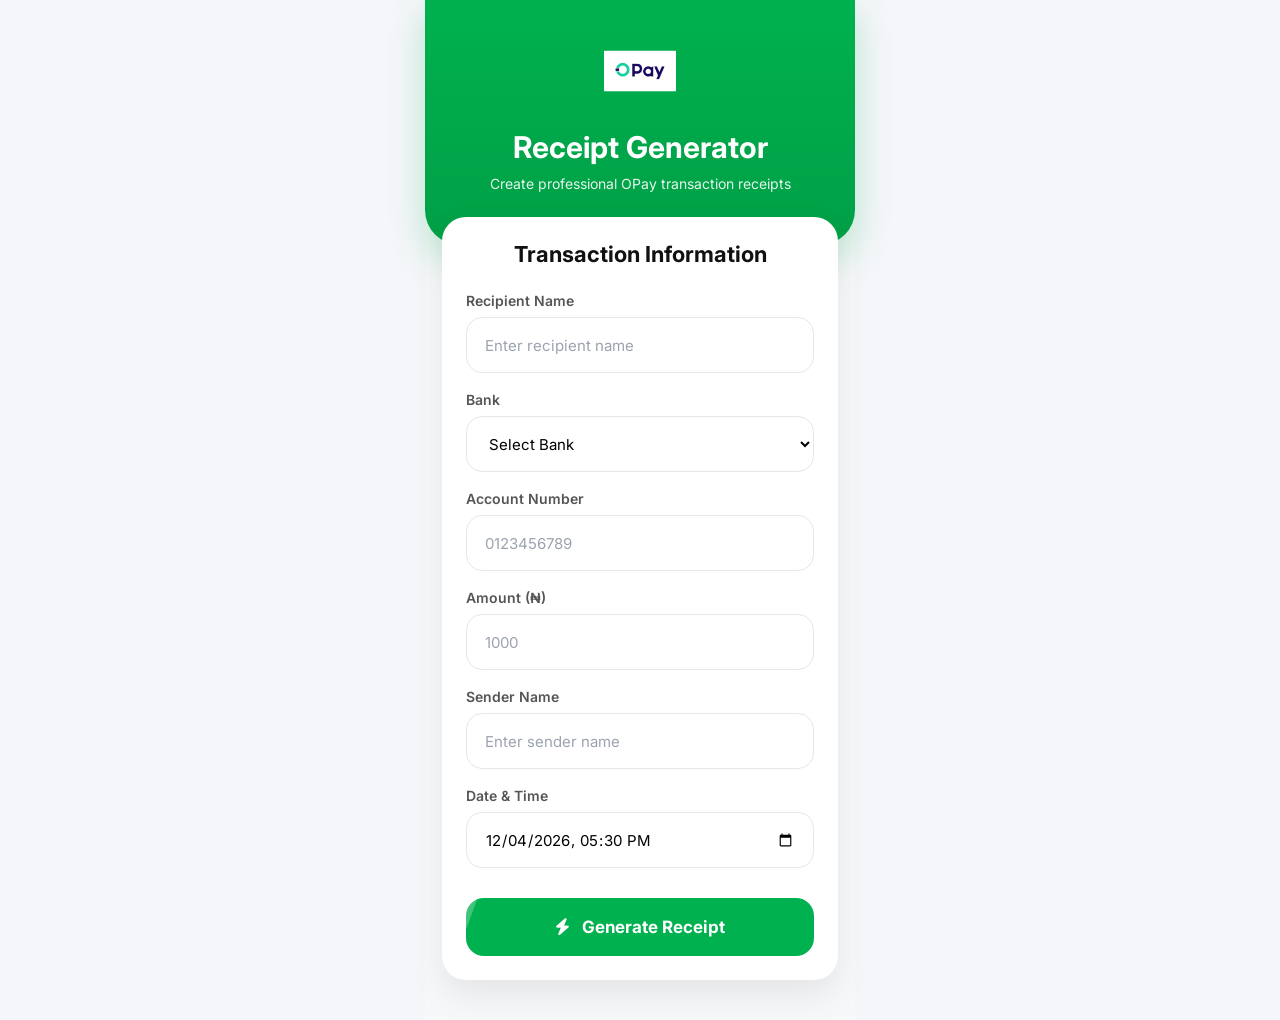
<file: index.html>
<!DOCTYPE html>
<html lang="en">
<head>

<meta charset="UTF-8">
<meta name="viewport" content="width=device-width, initial-scale=1.0">

<title>OPay Receipt Generator</title>

<link rel="stylesheet" href="css/style.css">

<link rel="preconnect" href="https://fonts.googleapis.com">
<link rel="preconnect" href="https://fonts.gstatic.com" crossorigin>

<link href="https://fonts.googleapis.com/css2?family=Inter:wght@300;400;500;600;700;800&display=swap" rel="stylesheet">

<link rel="stylesheet"
href="https://cdnjs.cloudflare.com/ajax/libs/font-awesome/6.7.2/css/all.min.css">

</head>

<body>

<div class="app">

<!-- ================= HEADER ================= -->

<header class="header">

<img src="assets/logo.png" class="logo">

<h2>Receipt Generator</h2>

<p>Create professional OPay transaction receipts</p>

</header>

<!-- ================= FORM ================= -->

<div class="form-card">

<h3>Transaction Information</h3>

<div class="input-group">

<label>Recipient Name</label>

<input
type="text"
id="recipientName"
placeholder="Enter recipient name">

</div>

<div class="input-group">

<label>Bank</label>

<select id="bank">

<option value="">Select Bank</option>

<option>OPay</option>

<option>Palmpay</option>

<option>Moniepoint</option>

<option>Access Bank</option>

<option>GTBank</option>

<option>UBA</option>

<option>Zenith Bank</option>

<option>First Bank</option>

<option>Fidelity Bank</option>

<option>Union Bank</option>

<option>Kuda</option>

<option>Wema Bank</option>

<option>Sterling Bank</option>

<option>Keystone Bank</option>

<option>Ecobank</option>

</select>

</div>

<div class="input-group">

<label>Account Number</label>

<input
type="text"
maxlength="10"
id="accountNumber"
placeholder="0123456789">

</div>

<div class="input-group">

<label>Amount (₦)</label>

<input
type="text"
id="amount"
placeholder="1000">

</div>

<div class="input-group">

<label>Sender Name</label>

<input
type="text"
id="senderName"
placeholder="Enter sender name">

</div>

<div class="input-group">

<label>Date & Time</label>

<input
type="datetime-local"
id="dateTime">

</div>

<button id="generateBtn">

<i class="fa-solid fa-bolt"></i>

Generate Receipt

</button>

</div>

<!-- ================= LOADING ================= -->

<div class="loading" id="loading">

<div class="loader"></div>

<p>Generating Receipt...</p>

</div>

</div>

<script src="js/app.js"></script>

</body>
</html>
</file>
<file: css/style.css>
/* =====================================
   GOOGLE FONT
===================================== */

*{
    margin:0;
    padding:0;
    box-sizing:border-box;
    font-family:"Inter",sans-serif;
}

:root{

    --green:#00B14F;
    --dark:#111827;
    --grey:#667085;
    --border:#E5E7EB;
    --bg:#F4F6F9;
    --white:#FFFFFF;

}

html{

    scroll-behavior:smooth;

}

body{

    background:var(--bg);

    display:flex;

    justify-content:center;

    min-height:100vh;

}

/* =====================================
        MOBILE APP
===================================== */

.app{

    width:100%;
    max-width:430px;

    min-height:100vh;

    background:#F7F8FA;

    position:relative;

}

/* =====================================
            HEADER
===================================== */

.header{

    background:linear-gradient(
    180deg,
    #00B14F,
    #00A046);

    color:#fff;

    text-align:center;

    padding:35px 25px 50px;

    border-radius:0 0 35px 35px;

    box-shadow:0 15px 35px rgba(0,177,79,.25);

}

.logo{

    width:72px;

    margin-bottom:18px;

}

.header h2{

    font-size:30px;

    font-weight:700;

}

.header p{

    margin-top:8px;

    opacity:.9;

    font-size:14px;

    line-height:22px;

}

/* =====================================
            FORM CARD
===================================== */

.form-card{

    background:#fff;

    width:92%;

    margin:-28px auto 40px;

    border-radius:24px;

    padding:24px;

    box-shadow:0 15px 35px rgba(0,0,0,.08);

}

.form-card h3{

    text-align:center;

    margin-bottom:25px;

    font-size:22px;

    color:#111;

}

/* =====================================
            INPUT GROUP
===================================== */

.input-group{

    margin-bottom:18px;

}

.input-group label{

    display:block;

    font-size:14px;

    color:#555;

    margin-bottom:8px;

    font-weight:600;

}

.input-group input,

.input-group select{

    width:100%;

    height:56px;

    border:1px solid var(--border);

    border-radius:16px;

    outline:none;

    padding:0 18px;

    font-size:15px;

    transition:.3s;

    background:#fff;

}

.input-group input:focus,

.input-group select:focus{

    border-color:var(--green);

    box-shadow:0 0 0 4px rgba(0,177,79,.12);

}

.input-group input::placeholder{

    color:#9CA3AF;

}

/* =====================================
            BUTTON
===================================== */

#generateBtn{

    width:100%;

    height:58px;

    margin-top:12px;

    border:none;

    border-radius:18px;

    background:var(--green);

    color:#fff;

    font-size:17px;

    font-weight:700;

    cursor:pointer;

    transition:.3s;

}

#generateBtn:hover{

    transform:translateY(-2px);

    box-shadow:0 12px 20px rgba(0,177,79,.25);

}

#generateBtn:active{

    transform:scale(.98);

}

#generateBtn i{

    margin-right:8px;

}
/* =====================================
            LOADING SCREEN
===================================== */

.loading{

    position:fixed;

    inset:0;

    background:#ffffff;

    display:none;

    justify-content:center;

    align-items:center;

    flex-direction:column;

    z-index:9999;

}

.loading.active{

    display:flex;

}

.loader{

    width:70px;

    height:70px;

    border:6px solid #E8F7EF;

    border-top:6px solid var(--green);

    border-radius:50%;

    animation:spin .8s linear infinite;

}

.loading p{

    margin-top:20px;

    color:#555;

    font-size:16px;

    font-weight:600;

}

/* =====================================
            TOAST
===================================== */

.toast{

    position:fixed;

    left:50%;

    bottom:25px;

    transform:translateX(-50%) translateY(100px);

    background:#111827;

    color:#fff;

    padding:14px 22px;

    border-radius:40px;

    font-size:14px;

    transition:.4s;

    z-index:999;

}

.toast.show{

    transform:translateX(-50%) translateY(0);

}

/* =====================================
        INPUT ANIMATION
===================================== */

.input-group input,

.input-group select{

    transition:
    border .3s,
    box-shadow .3s,
    transform .25s;

}

.input-group input:focus,

.input-group select:focus{

    transform:translateY(-2px);

}

/* =====================================
            CARD HOVER
===================================== */

.form-card{

    transition:.35s;

}

.form-card:hover{

    transform:translateY(-3px);

}

/* =====================================
            BUTTON EFFECT
===================================== */

#generateBtn{

    position:relative;

    overflow:hidden;

}

#generateBtn::before{

    content:"";

    position:absolute;

    top:0;

    left:-100%;

    width:100%;

    height:100%;

    background:rgba(255,255,255,.25);

    transform:skewX(-20deg);

}

#generateBtn:hover::before{

    animation:shine .8s;

}

/* =====================================
            SCROLLBAR
===================================== */

::-webkit-scrollbar{

    width:5px;

}

::-webkit-scrollbar-thumb{

    background:var(--green);

    border-radius:30px;

}

/* =====================================
            ANIMATIONS
===================================== */

@keyframes spin{

from{

transform:rotate(0);

}

to{

transform:rotate(360deg);

}

}

@keyframes shine{

0%{

left:-100%;

}

100%{

left:120%;

}

}

@keyframes fadeUp{

from{

opacity:0;

transform:translateY(20px);

}

to{

opacity:1;

transform:translateY(0);

}

}

.header{

animation:fadeUp .6s ease;

}

.form-card{

animation:fadeUp .7s ease;

}

/* =====================================
            MOBILE
===================================== */

@media(max-width:430px){

.app{

width:100%;

}

.form-card{

width:94%;

padding:20px;

}

.header{

padding:30px 20px 45px;

}

.header h2{

font-size:26px;

}

.logo{

width:65px;

}

}

/* ===========================================
        DETAILS PAGE
=========================================== */

.details-page{

    width:100%;
    max-width:430px;

    min-height:100vh;

    background:#F5F7FA;

    margin:auto;

    padding:18px;

}

.details-header{

    display:flex;

    justify-content:space-between;

    align-items:center;

    margin-bottom:25px;

}

.details-header h2{

    font-size:20px;

    font-weight:700;

    color:#111827;

}

#backBtn{

    width:42px;

    height:42px;

    border:none;

    border-radius:50%;

    background:#fff;

    font-size:18px;

    box-shadow:0 3px 10px rgba(0,0,0,.08);

    cursor:pointer;

}

/* ===========================================
            TOP CARD
=========================================== */

.top-card{

    background:#fff;

    border-radius:24px;

    padding:30px 20px;

    text-align:center;

    box-shadow:0 10px 30px rgba(0,0,0,.08);

    margin-bottom:18px;

}

.top-logo{

    width:70px;

    margin-bottom:18px;

}

.small{

    color:#888;

    font-size:15px;

}

.top-card h3{

    margin-top:10px;

    font-size:22px;

    font-weight:700;

    color:#111;

}

.top-card h1{

    font-size:42px;

    margin:22px 0;

    color:#111;

    font-weight:800;

}

.success{

    display:inline-flex;

    align-items:center;

    gap:8px;

    background:#EAFBF2;

    color:#00B14F;

    padding:10px 18px;

    border-radius:50px;

    font-weight:700;

}

.success i{

    font-size:18px;

}

/* ===========================================
        TRANSACTION CARD
=========================================== */

.transaction-card{

    background:#fff;

    border-radius:24px;

    padding:20px;

    box-shadow:0 10px 30px rgba(0,0,0,.08);

}

.transaction-card h3{

    margin-bottom:18px;

    font-size:18px;

    font-weight:700;

}

/* ===========================================
            ROW
=========================================== */

.row{

    display:flex;

    justify-content:space-between;

    align-items:flex-start;

    padding:16px 0;

    border-bottom:1px solid #ECECEC;

    gap:15px;

}

.row:last-child{

    border-bottom:none;

}

.row span{

    color:#777;

    font-size:14px;

}

.row strong{

    color:#111;

    font-size:15px;

    font-weight:600;

    text-align:right;

    max-width:60%;

    word-break:break-word;

}

/* ===========================================
            BUTTONS
=========================================== */

.button-area{

    margin-top:25px;

    display:flex;

    gap:12px;

}

.report-btn{

    flex:1;

    height:54px;

    border:none;

    border-radius:16px;

    background:#F1F3F5;

    color:#333;

    font-size:15px;

    font-weight:600;

}

#shareBtn{

    flex:1;

    height:54px;

    border:none;

    border-radius:16px;

    background:#00B14F;

    color:#fff;

    font-size:15px;

    font-weight:700;

}

#shareBtn:hover{

    background:#009846;

}/* ===========================================
            RECEIPT PAGE
=========================================== */

.receipt-page{

    width:100%;
    max-width:430px;

    min-height:100vh;

    margin:auto;

    background:#F5F7FA;

    padding:18px;

}

/* ===========================================
            RECEIPT CARD
=========================================== */

#receiptCard{

    background:#fff;

    border-radius:28px;

    padding:30px 22px;

    position:relative;

    overflow:hidden;

    box-shadow:
    0 15px 40px rgba(0,0,0,.08);

}

/* ===========================================
            WATERMARK
=========================================== */

.watermark{

    position:absolute;

    top:50%;

    left:50%;

    transform:translate(-50%,-50%) rotate(-30deg);

    font-size:90px;

    font-weight:800;

    color:#00B14F;

    opacity:.04;

    pointer-events:none;

    user-select:none;

}

/* ===========================================
            TOP
=========================================== */

.receipt-top{

    text-align:center;

    margin-bottom:25px;

}

.receipt-logo{

    width:72px;

    margin-bottom:12px;

}

.receipt-top h2{

    font-size:24px;

    font-weight:700;

    color:#111827;

}

/* ===========================================
            AMOUNT
=========================================== */

#receiptAmount{

    text-align:center;

    font-size:44px;

    font-weight:800;

    color:#111827;

    margin:20px 0 15px;

}

/* ===========================================
            SUCCESS
=========================================== */

.receipt-success{

    width:170px;

    margin:auto;

    display:flex;

    justify-content:center;

    align-items:center;

    gap:10px;

    background:#EAFBF2;

    color:#00B14F;

    padding:12px;

    border-radius:50px;

    font-size:15px;

    font-weight:700;

}

.receipt-success i{

    font-size:18px;

}

#receiptDate{

    text-align:center;

    color:#666;

    margin:20px 0 28px;

    font-size:14px;

}

/* ===========================================
            DIVIDER
=========================================== */

hr{

    border:none;

    border-top:1px solid #ECECEC;

    margin:22px 0;

}

/* ===========================================
            RECEIPT ROW
=========================================== */

.receipt-row{

    display:flex;

    justify-content:space-between;

    align-items:flex-start;

    padding:15px 0;

    border-bottom:1px solid #F2F2F2;

    gap:18px;

}

.receipt-row:last-of-type{

    border-bottom:none;

}

.receipt-row span{

    color:#777;

    font-size:14px;

}

.receipt-row strong{

    color:#111827;

    font-size:15px;

    font-weight:600;

    text-align:right;

    max-width:60%;

    word-break:break-word;

}

/* ===========================================
            FOOTER
=========================================== */

.powered{

    margin-top:25px;

    text-align:center;

    color:#999;

    font-size:13px;

}

/* ===========================================
            BUTTON AREA
=========================================== */

.receipt-buttons{

    margin-top:25px;

    display:flex;

    flex-direction:column;

    gap:14px;

}

/* ===========================================
            DOWNLOAD BUTTON
=========================================== */

#downloadBtn{

    width:100%;

    height:56px;

    border:none;

    border-radius:18px;

    background:#00B14F;

    color:#fff;

    font-size:16px;

    font-weight:700;

    cursor:pointer;

    transition:.3s;

}

#downloadBtn:hover{

    background:#009846;

    transform:translateY(-2px);

}

/* ===========================================
            HOME BUTTON
=========================================== */

#backHome{

    width:100%;

    height:56px;

    border:none;

    border-radius:18px;

    background:#EEF1F4;

    color:#111827;

    font-size:16px;

    font-weight:700;

    cursor:pointer;

    transition:.3s;

}

#backHome:hover{

    background:#E5E7EB;

}

#downloadBtn i,

#backHome i{

    margin-right:8px;

}

/* ===========================================
            ANIMATIONS
=========================================== */

.details-page,

.receipt-page{

    animation:slideUp .45s ease;

}

@keyframes slideUp{

    from{

        opacity:0;

        transform:translateY(30px);

    }

    to{

        opacity:1;

        transform:translateY(0);

    }

}

.top-card,

.transaction-card,

#receiptCard{

    animation:fade .5s ease;

}

@keyframes fade{

    from{

        opacity:0;

        transform:scale(.98);

    }

    to{

        opacity:1;

        transform:scale(1);

    }

}

/* ===========================================
            MOBILE
=========================================== */

@media(max-width:430px){

    .details-page,

    .receipt-page{

        padding:15px;

    }

    .top-card h1{

        font-size:38px;

    }

    #receiptAmount{

        font-size:38px;

    }

}
</file>
